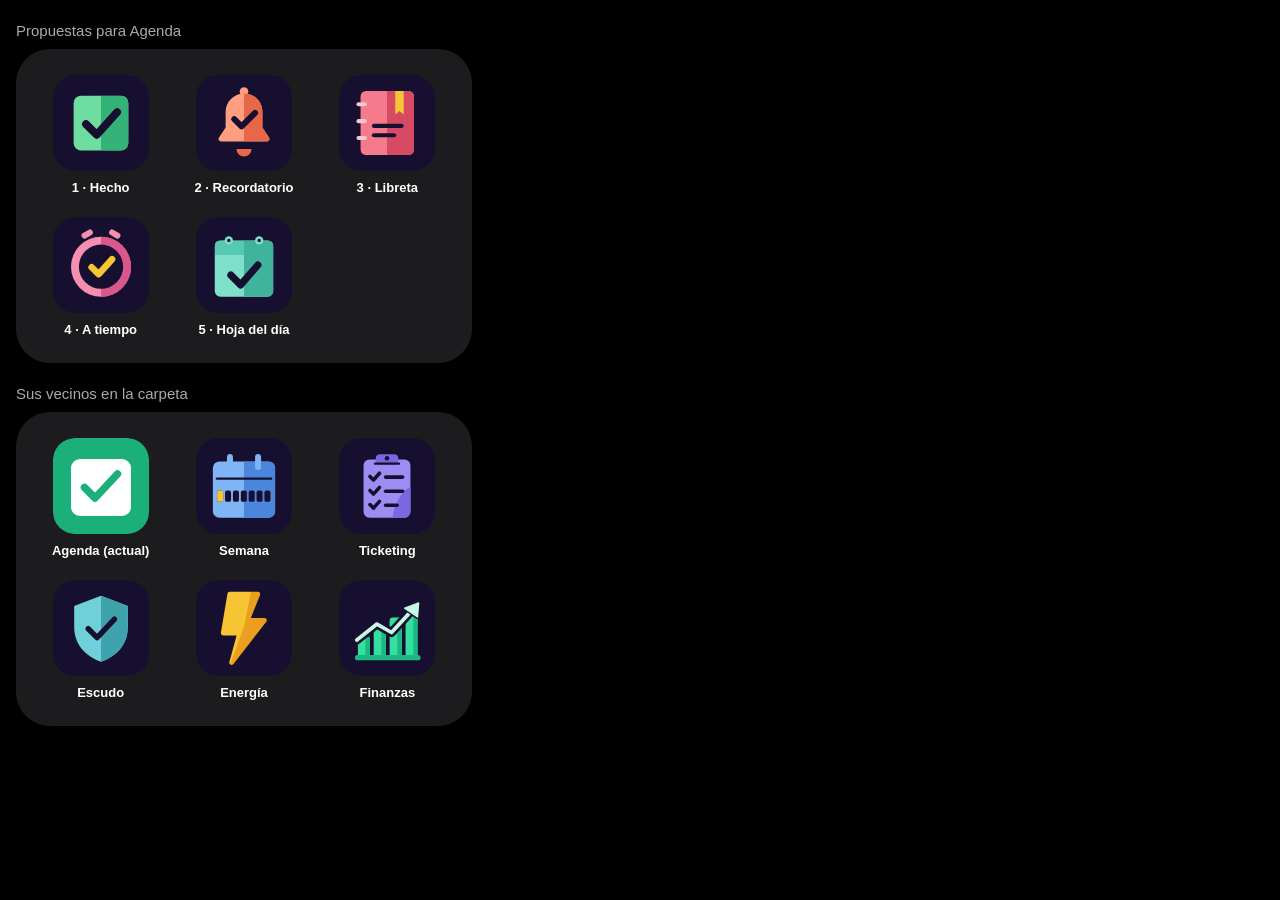
<file: logo-propuestas/index.html>
<!doctype html><html lang="es"><head><meta charset="utf-8">
<meta name="viewport" content="width=device-width,initial-scale=1"><title>Logos Agenda</title>
<style>body{font:15px -apple-system,sans-serif;margin:16px;background:#000;color:#fff}
.g{display:grid;grid-template-columns:repeat(3,1fr);gap:22px 10px;max-width:420px;background:#1c1c1e;border-radius:34px;padding:26px 18px}
figure{margin:0;text-align:center}img{width:96px;height:96px;border-radius:22px}figcaption{margin-top:6px;font-size:13px;font-weight:600}
h2{font-size:15px;color:#aaa;font-weight:500;margin:22px 0 10px}</style></head><body>
<h2>Propuestas para Agenda</h2><div class="g"><figure><img src="[data-uri]" alt=""><figcaption>1 · Hecho</figcaption></figure><figure><img src="[data-uri]" alt=""><figcaption>2 · Recordatorio</figcaption></figure><figure><img src="[data-uri]" alt=""><figcaption>3 · Libreta</figcaption></figure><figure><img src="[data-uri]" alt=""><figcaption>4 · A tiempo</figcaption></figure><figure><img src="[data-uri]" alt=""><figcaption>5 · Hoja del día</figcaption></figure></div>
<h2>Sus vecinos en la carpeta</h2><div class="g"><figure><img src="[data-uri]" alt=""><figcaption>Agenda (actual)</figcaption></figure><figure><img src="[data-uri]" alt=""><figcaption>Semana</figcaption></figure><figure><img src="[data-uri]" alt=""><figcaption>Ticketing</figcaption></figure><figure><img src="[data-uri]" alt=""><figcaption>Escudo</figcaption></figure><figure><img src="[data-uri]" alt=""><figcaption>Energía</figcaption></figure><figure><img src="[data-uri]" alt=""><figcaption>Finanzas</figcaption></figure></div></body></html>
</file>
